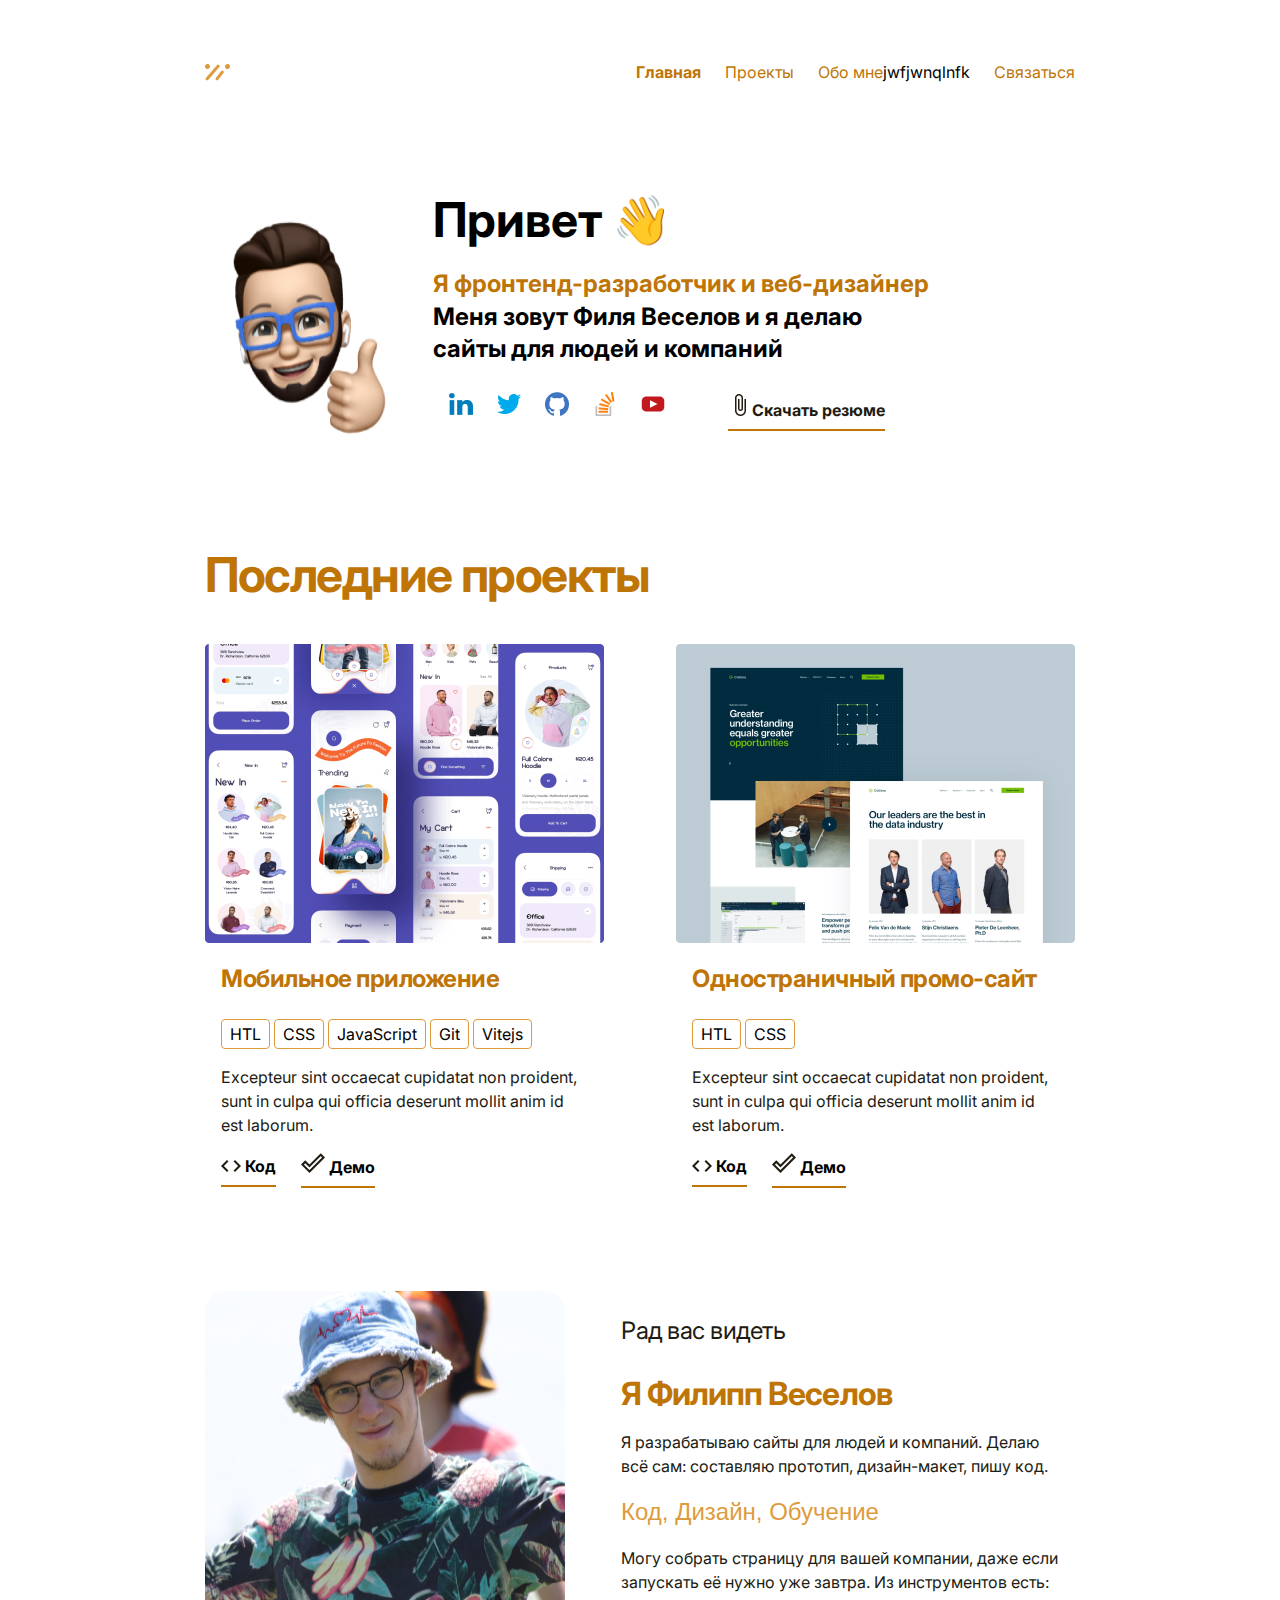
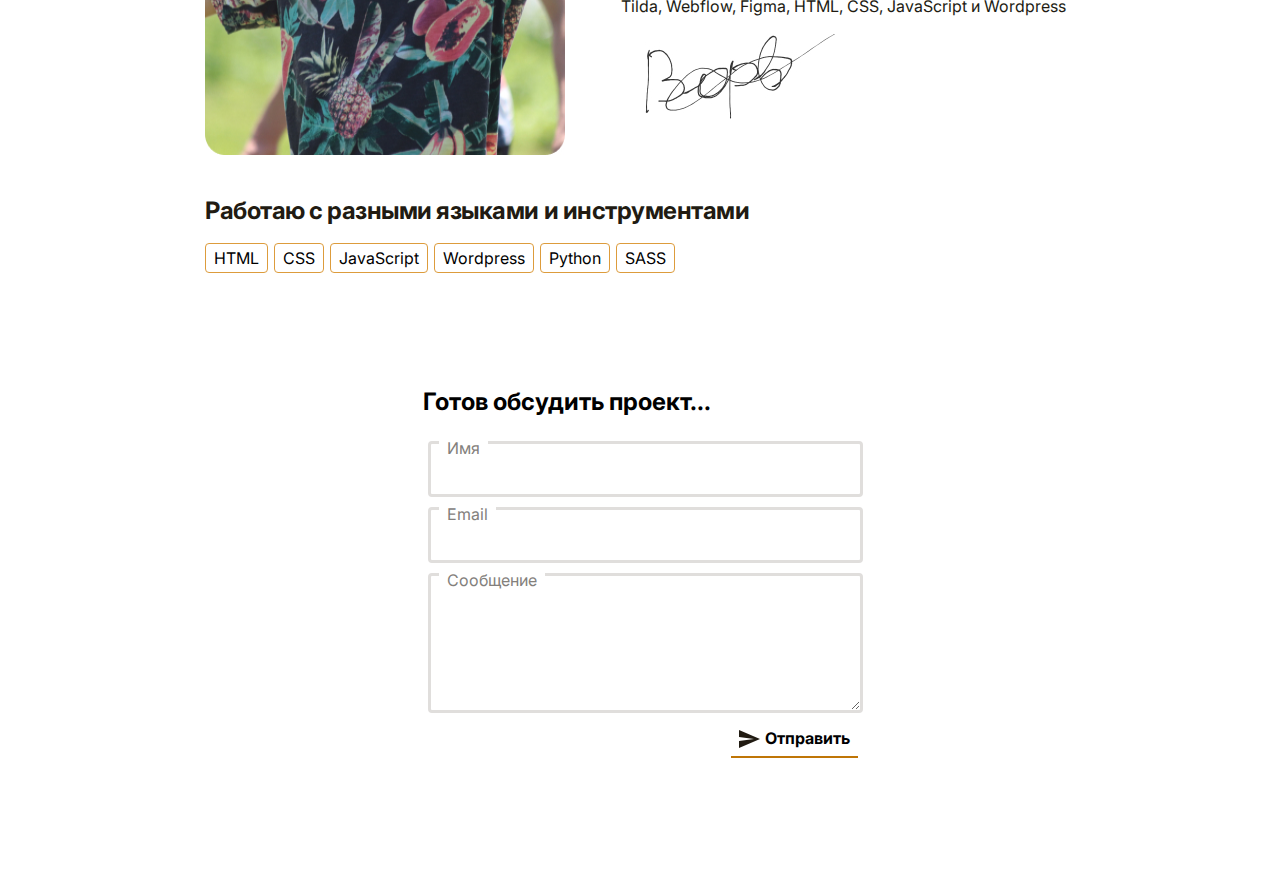
<file: index.html>
<!DOCTYPE html>
<html lang="en">
<head>
    <meta charset="UTF-8">
    <meta http-equiv="X-UA-Compatible" content="IE=edge">
    <meta name="viewport" content="width=device-width, initial-scale=1.0">
    <title>Philin Veselov</title>
    <link rel="stylesheet" href="style.css">
    <link rel="stylesheet" href="normalize.css">
    <link rel="preconnect" href="https://fonts.googleapis.com">
<link rel="preconnect" href="https://fonts.gstatic.com" crossorigin>
<link href="https://fonts.googleapis.com/css2?family=Inter:wght@400;700&family=Roboto:ital,wght@0,100;0,300;1,100;1,500&display=swap" rel="stylesheet">
</head>
<body>
    <div class="navbar">
            <img src="icon/navbar_icon.jpg" alt="logo">
            <nav class="navigation">
                <ul class="nav_list">
                    <li class="nav_item"><a href="#" class="nav_link active">Главная</a></li>
                    <li class="nav_item"><a href="#" class="nav_link">Проекты</a></li>
                    <li class="nav_item"><a href="#" class="nav_link">Обо мне</a></li>
                    <li>jwfjwnqlnfk</li>
                    <li class="nav_item"><a href="#" class="nav_link">Связаться</a></li>
                </ul>
            </nav>
    </div> 
    <!-- закончился navbar -->
    <div class="info container">
        <img src="img/Снимок экрана 2022-08-07 в 23.08 1.png" alt="" class="header_photo">
        <div class="header_text">
            <h1 class="header_texth1">Привет 👋</h1> <br>
                <p class="header_textp"><span class="color">Я фронтенд-разработчик и веб-дизайнер</span><br> 
                    Меня зовут Филя Веселов и я делаю <br>
                    сайты для людей и компаний</p>
            <div class="social_network">
                <ul class="social_list">
                    <li class="social_item"><a href="" class="social_link"><img src="icon/in.jpg" alt="" class="cosial_logo"></a></li>
                    <li class="social_item"><a href="" class="social_link"><img src="icon/bird.jpg" alt="" class="cosial_logo"></a></li>
                    <li class="social_item"><a href="" class="social_link"><img src="icon/cat.jpg" alt="" class="cosial_logo"></a></li>
                    <li class="social_item"><a href="" class="social_link"><img src="icon/her.jpg" alt="" class="cosial_logo"></a></li>
                    <li class="social_item"><a href="" class="social_link"><img src="icon/youtube.jpg" alt="" class="cosial_logo"></a></li>
                    <a href="" class="cv_download" download="">
                        <img src="icon/clip.png" alt="">
                        <p class="cv_text">Скачать резюме</p>
                    </a>
                </ul>
            </div>
        </div>
    </div>
    <!-- инфа привествия -->
    <div class="my_project container">
        <h2>Последние проекты</h2>
        <div class="project_info">
            <div class="left_info">
                <img src="img/left_photo.jpg" class="card_img" alt=""> 
                <div class="header_text">
                    <h3>Мобильное приложение</h3>
                    <ul class="skills">
                        <li class="SKILLS_STYLE">HTL</li>
                        <li class="SKILLS_STYLE">CSS</li>
                        <li class="SKILLS_STYLE">JavaScript</li>
                        <li class="SKILLS_STYLE">Git</li>
                        <li class="SKILLS_STYLE">Vitejs</li>
                    </ul>
                    <p>Excepteur sint occaecat cupidatat non proident, <br> 
                        sunt in culpa qui officia deserunt mollit anim id <br>
                        est laborum.</p>
                    <ul class="botom_info">
                        <li class="bottom_text"><img src="icon/kod.jpg" alt=""><a class="link_ifo" href="">Код</a></li>
                        <li class="bottom_text"><img src="icon/demo.jpg" alt=""><a  class="link_ifo" href="">Демо</a></li>
                    </ul>
                </div>
             </div>
             <div class="rigt_info">
                <img src="img/rigt_photo.jpg" class="card_img" alt="">
                <div class="header_text">
                    <h3>Одностраничный промо-сайт</h3>
                    <ul class="skills">
                        <li class="SKILLS_STYLE">HTL</li>
                        <li class="SKILLS_STYLE">CSS</li>
                    </ul>
                    <p>Excepteur sint occaecat cupidatat non proident, <br>
                        sunt in culpa qui officia deserunt mollit anim id <br>
                        est laborum.</p>
                    <ul class="botom_info">
                        <li class="bottom_text"><img src="icon/kod.jpg" alt=""><a class="link_ifo" href="">Код</a></li>
                        <li class="bottom_text"><img src="icon/demo.jpg" alt=""><a class="link_ifo" href="">Демо</a></li>
                    </ul>
                </div>
             </div>
        </div>
    </div>
    <!-- мои проекты -->
    <div class="description_my_life container">
        <img src="img/mu_photo2.jpg" alt="">
        <div class="descriprion">
            <p class="greetings">Рад вас видеть</p>
            <h2>Я Филипп Веселов</h2>
            <p class="about_me">Я разрабатываю сайты для людей и компаний. Делаю <br> всё сам: составляю прототип, дизайн-макет, пишу код.</p>
            <span>Код, Дизайн, Обучение</span>
            <p class="about_me">Могу собрать страницу для вашей компании, даже если <br> запускать её нужно уже завтра. Из инструментов есть: <br>
                Tilda, Webflow, Figma, HTML, CSS, JavaScript и Wordpress</p>
                <img src="img/подпись1.jpg" alt="">
        </div>
    </div>
    <footer class="container">
        <p>Работаю с разными языками и инструментами</p>
        <ul class="skills_footer">
            <li class="skills_custom">HTML</li>
            <li class="skills_custom">CSS</li>
            <li class="skills_custom">JavaScript</li>
            <li class="skills_custom">Wordpress</li>
            <li class="skills_custom">Python</li>
            <li class="skills_custom">SASS</li>
        </ul>
        <div class="feedback">
            <h2>Готов обсудить проект...</h2>
            <form action="#" class="form">
                <div class="iput_group">
                    <label class="input_lable" for="uesername">Имя</label>
                    <input id="uesername" type="text" class="input" name="client_name">
                </div>
                <div class="iput_group">
                    <label class="input_lable" for="ueserEmail">Email</label>
                    <input id="ueserEmail" type="text" name="client_email" class="input">
                </div>
                <div class="iput_group">
                    <label class="input_lable" for="ueserMessage">Сообщение</label>
                    <textarea name="" id="" cols="30" rows="30" name="client_message" class="input textarea"></textarea>
                </div>
                <button type="submit" class="">
                    <img src="icon/sent.svg" alt="">
                    <span>Отправить</span>              
                </button>
            </form>
        </div>
    </footer>
    <script src="js/main.js"></script>
    <script src="telega.php"></script>
</body>
</html>
</file>
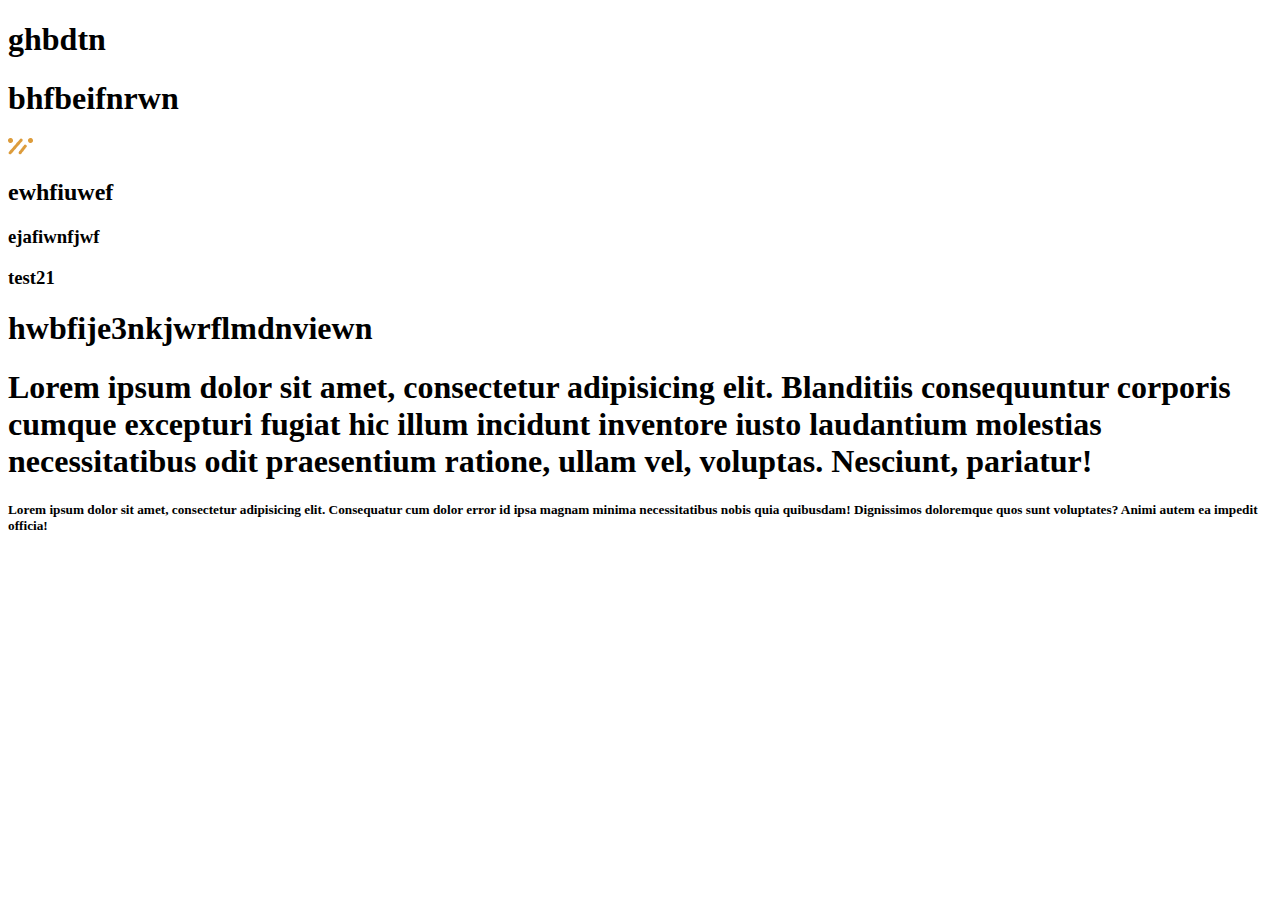
<file: test.html>
<!DOCTYPE html>
<html lang="en">
<head>
    <meta charset="UTF-8">
    <title>Title</title>
</head>
<body>
<h1>ghbdtn </h1>
<h1>bhfbeifnrwn</h1>
<img src="./img/1.jpg" alt="">
<h2>ewhfiuwef</h2>
<h3>ejafiwnfjwf</h3>
<h3>test21</h3>
<h1>hwbfije3nkjwrflmdnviewn</h1>
<h1>Lorem ipsum dolor sit amet, consectetur adipisicing elit. Blanditiis consequuntur corporis cumque excepturi fugiat hic illum incidunt inventore iusto laudantium molestias necessitatibus odit praesentium ratione, ullam vel, voluptas. Nesciunt, pariatur!</h1>
<h5>Lorem ipsum dolor sit amet, consectetur adipisicing elit. Consequatur cum dolor error id ipsa magnam minima necessitatibus nobis quia quibusdam! Dignissimos doloremque quos sunt voluptates? Animi autem ea impedit officia!</h5>
</body>
</html>
</file>
<file: style.css>
body{
    font-family: 'Inter', sans-serif;
}
*{
    box-sizing: border-box;
}
.navbar{
    display: flex;
    align-items: center;
    justify-content: space-between;
    max-width: 870px;
    width: 100%;
    margin: auto;
    margin-top: 44px;
}
.nav_list{
    display:flex;
    align-items: center;
    list-style: none;
    padding: 0px;
}
.nav_link{
    text-decoration: none;
    color: #BF7506;
    margin-left: 24PX;
    font-size: 16px;
    line-height: 150%;
}
.nav_link.active{
    font-weight: 700;
}
.container{
    max-width: 870px;
    width: 100%;
    margin: auto;
}
.info{
    display: flex;
    margin-top: 74px;
}
.header_textp{
    margin: 0 ;
    font-family: 'Inter';
    font-style: normal;
    font-weight: 700;
    font-size: 24px;
    line-height: 135%;
}
.color{
    color: #BF7506;
}
.header_texth1{
    margin: 0 ;
    font-family: 'Inter';
    font-style: normal;
    font-weight: 700;
    font-size: 48px;
    line-height: 125%;
}
.header_text{
    margin-left: 27px;
}
.social_list{
    display:flex;
    align-items: center;
    list-style: none;
    padding: 0px;
}
.social_link{
    margin-left: 8px;
}
.cv_download{
    margin-left: 55px;
    display:flex;
    align-items:center;
    text-decoration: none;
    border-bottom: 2px solid #BF7506;

}
.cv_text{
    font-family: 'Inter';
    font-style: normal;
    font-weight: 700;
    font-size: 16px;
    line-height: 150%;
    color: #211B12;
    margin-bottom: 7px;

}
.my_project{
    margin-top: 82px;
}
.my_project h2{
    font-family: 'Inter';
    font-style: normal;
    font-weight: 700;
    font-size: 48px;
    line-height: 125%;
    letter-spacing: -0.03em;
    color: #BF7506;
}
.left_info, .rigt_info {
    width: 399px;
    height: 527px;
    
}
.project_info{
    justify-content: space-between;
    display: flex;
}
.header_text{
    margin-left: 16px;
    margin-top: 16px;
    margin-bottom: 16px;
}
h3{
    font-family: 'Inter';
    font-style: normal;
    font-weight: 700;
    font-size: 24px;
    line-height: 135%;
    letter-spacing: -0.02em;
    color: #BF7506;
    margin-top: 8px;

}
.skills{
    display:flex;
    align-items: center;
    list-style: none;
    padding: 0px;
}
.SKILLS_STYLE{
    padding: 5px 8px 4px 8px;
    border: 1px solid #DD9C3C;
    border-radius: 4px;
    margin-right: 4px;
}
.my_project p{
    font-family: 'Inter';
    font-style: normal;
    font-weight: 400;
    font-size: 16px;
    line-height: 150%;
    color: #211B12;
}
.botom_info{
    display:flex;
    align-items: center;
    list-style: none;
    padding: 0px;
}
.bottom_text{
    font-family: 'Inter';
    font-style: normal;
    font-weight: 700;
    font-size: 16px;
    line-height: 150%;
    color: #211B12;
    padding-bottom: 7px;
    border-bottom: 2px solid #BF7506;
    margin-right: 25px;
}
.botom_info img{
    margin-right: 4px;
}
.description_my_life{
    display:flex;
    margin-top: 120px;
}
.descriprion{
    margin-left: 56px;
}
.greetings{
    font-family: 'Inter';
    font-style: normal;
    font-weight: 400;
    font-size: 24px;
    line-height: 135%;
    letter-spacing: -0.02em;
    color: #211B12;
    margin-bottom: 4px;
}
.descriprion h2{
    font-family: 'Inter';
    font-style: normal;
    font-weight: 700;
    font-size: 32px;
    line-height: 125%;
    letter-spacing: -0.03em;
    color: #BF7506;
    margin-bottom: 16px;
}
.about_me{
    font-family: 'Inter';
    font-style: normal;
    font-weight: 400;
    font-size: 16px;
    line-height: 150%;
    color: #211B12;
}
.descriprion span{
    font-family: 'Helvetica';
    font-style: normal;
    font-weight: 400;
    font-size: 24px;
    line-height: 150%;
    color: #DD9C3C;
    margin-top: 16px;
    margin-bottom: 16px;
}
.link_ifo{
    text-decoration: none;
    color: black;
    font-size: 16px;
    line-height: 150%;
}
footer  p{
    font-family: 'Inter';
    font-style: normal;
    font-weight: 700;
    font-size: 24px;
    line-height: 135%;
    letter-spacing: -0.02em;
    color: #211B12;
    margin-top: 40px;
    margin-bottom: 13px;
}
.skills_footer{
    display:flex;
    align-items: center;
    list-style: none;
    padding: 0px;
}
.skills_custom{
    padding: 5px 8px 4px 8px;
    margin-right: 6px;
    border: 1px solid #DD9C3C;
    border-radius: 4px;
}
.feedback{
    padding: 80px 0 160px 0;
    position: relative;
}
.iput_group{
    position: relative;
    padding:5px ;

}
.input_lable{
    font-weight: 400;
    font-size: 16px;
    line-height: 150%;
    color: #83807C;
    padding: 0 8px;
    background-color:white;
    position: absolute;
    top:0;
    left: 16px;
}
.input{
    border: 3px solid #E0DEDC;
    border-radius: 4px;
    width: 435px;
    height: 56px;
    padding-left: 15px;

}
.textarea{
    min-height: 140px;
    padding-top: 20px;
    padding-left: 15px;
}
.feedback{
    max-width: 435px;
    margin: auto;
}
button{
    padding:8px;
    margin-left: 55px;
    display:flex;
    align-items:center;
    background-color:white;
    cursor: pointer;
    border: none;
    border-bottom: 2px solid #BF7506;
    font-family: 'Inter';
    font-style: normal;
    font-weight: 700;
    font-size: 16px;
    line-height: 150%;
    float: right;
}
.card_img{
    max-width: 100%;
}
button img{
    margin-right: 5px;
}
@media (max-width:1024px){ 
    .container{
        max-width: 760px;
    }
    .left_info, .rigt_info{
        max-width: 350px;
    }
}
@media (max-width:790px){ 
    .container{
        max-width: 576px;
    }
    .header_photo{
        max-width: 150px;
    }
    .header_texth1  {
        font-size: 36px;
    }
    .header_textp{
        font-size: 18px;
    }
    .color{
        font-size: 18px; 
    }
    .cv_download{
        margin-left: 15px;
    }
    .cv_text{
        font-size: 14px;
    }
    .left_info, .rigt_info{
        max-width: 250px;
    }
    .my_project{
        max-width:300px;
    }
}
</file>
